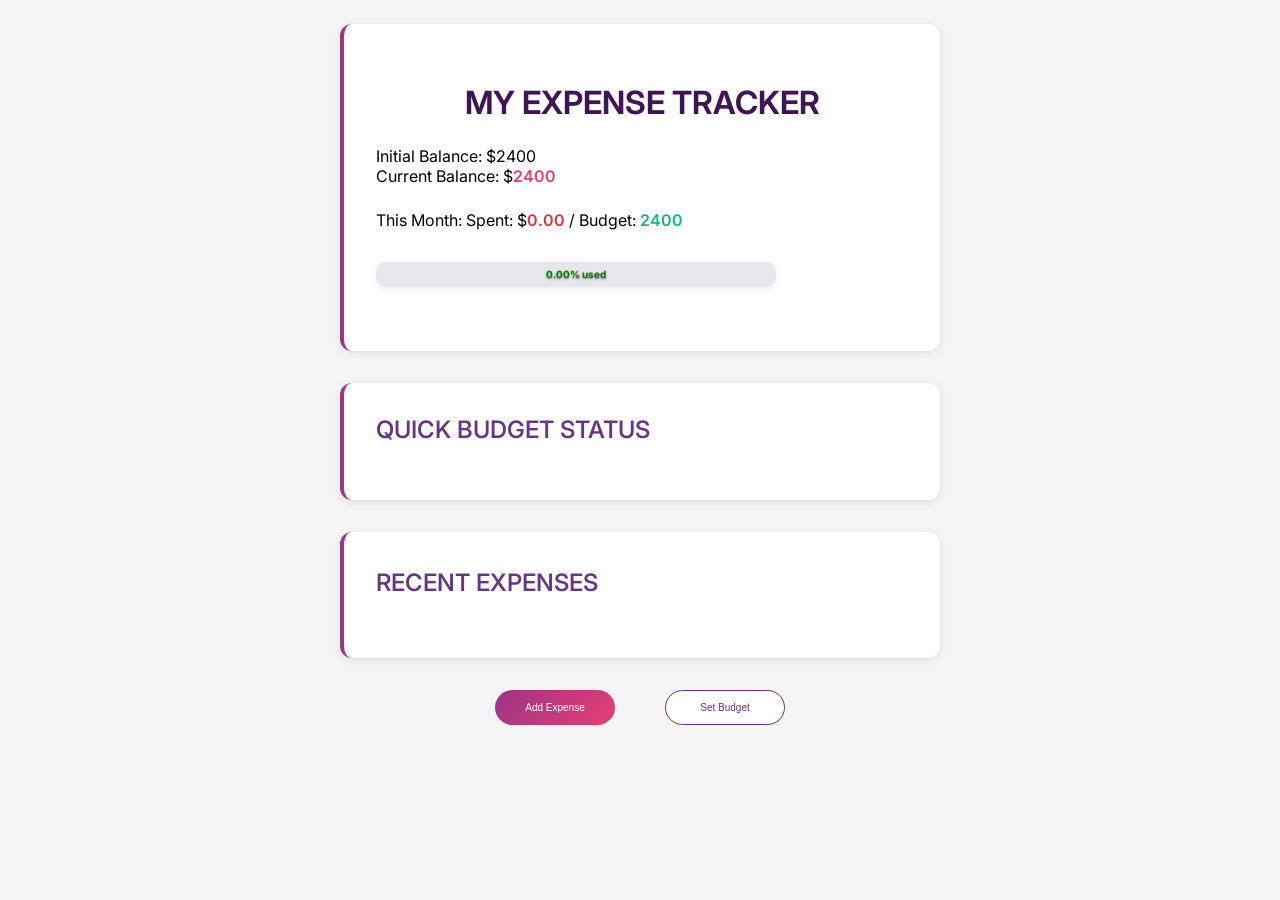
<file: index.html>
<!DOCTYPE html>
<html lang="ja">

<head>
  <meta charset="UTF-8" />
  <meta name="viewport" content="width=device-width, initial-scale=1.0" />
  <title>Expense Tracker Dashboard</title>
  <link rel="stylesheet" href="style.css">
</head>

<body>
  <main id="dashboard">
    <section id="summary">
      <h1 class="header">MY EXPENSE TRACKER</h1>

      <p class="balance">
        Initial Balance: $<span id="initial-balance">0</span><br>
        Current Balance: $<span id="current-balance"></span>
      </p>

      <p class="monthly-spend">

      </p>

      <div class="progress" role="progressbar" aria-valuemin="0" aria-valuemax="100" aria-valuenow="87"
        aria-label="Monthly budget used">
        <div class="progress-bar" id="progress-bar" style="--progress: 87%;">
          <span class="progress-text" id="progress-text">87% used</span>
        </div>
      </div>
    </section>

    <section id="quick-status">
      <h2 class="subheader">QUICK BUDGET STATUS</h2>
      <ul class="category-status-list">
        <li class="category-status-item">
          <span class="icon">🍕</span>
          Food & Dining: <span class="amount" id="food-span" data-cat="food">$180/$200</span>
          <span class="state ok">✅ On track</span>
        </li>
        <li class="category-status-item">
          <span class="icon">🚌</span>
          Transportation: <span class="amount" id="transportation-span" data-cat="transport">$85/$80</span>
          <span class="state over">⚠️ Over budget!</span>
        </li>
        <li class="category-status-item">
          <span class="icon">🎮</span>
          Enterteiment: <span class="amount" id="enterteiment-span" data-cat="enterteiment">$85/$80</span>
          <span class="state over">⚠️ Over budget!</span>
        </li>
        <li class="category-status-item">
          <span class="icon">🚌</span>
          Other: <span class="amount" id="other-span" data-cat="other">$85/$80</span>
          <span class="state over">⚠️ Over budget!</span>
        </li>
      </ul>
    </section>

    <section id="recent-expenses">
      <h2 class="subheader">RECENT EXPENSES</h2>
      <ul class="expense-list">
      </ul>
    </section>

    <nav id="actions">
      <button href="add-expense.html" id="add-expense">Add Expense</button>
      <button href="budget.html" id="set-budget">Set Budget</button>
    </nav>
  </main>
  <script src="javascript/index.js"></script>
</body>

</html>
</file>
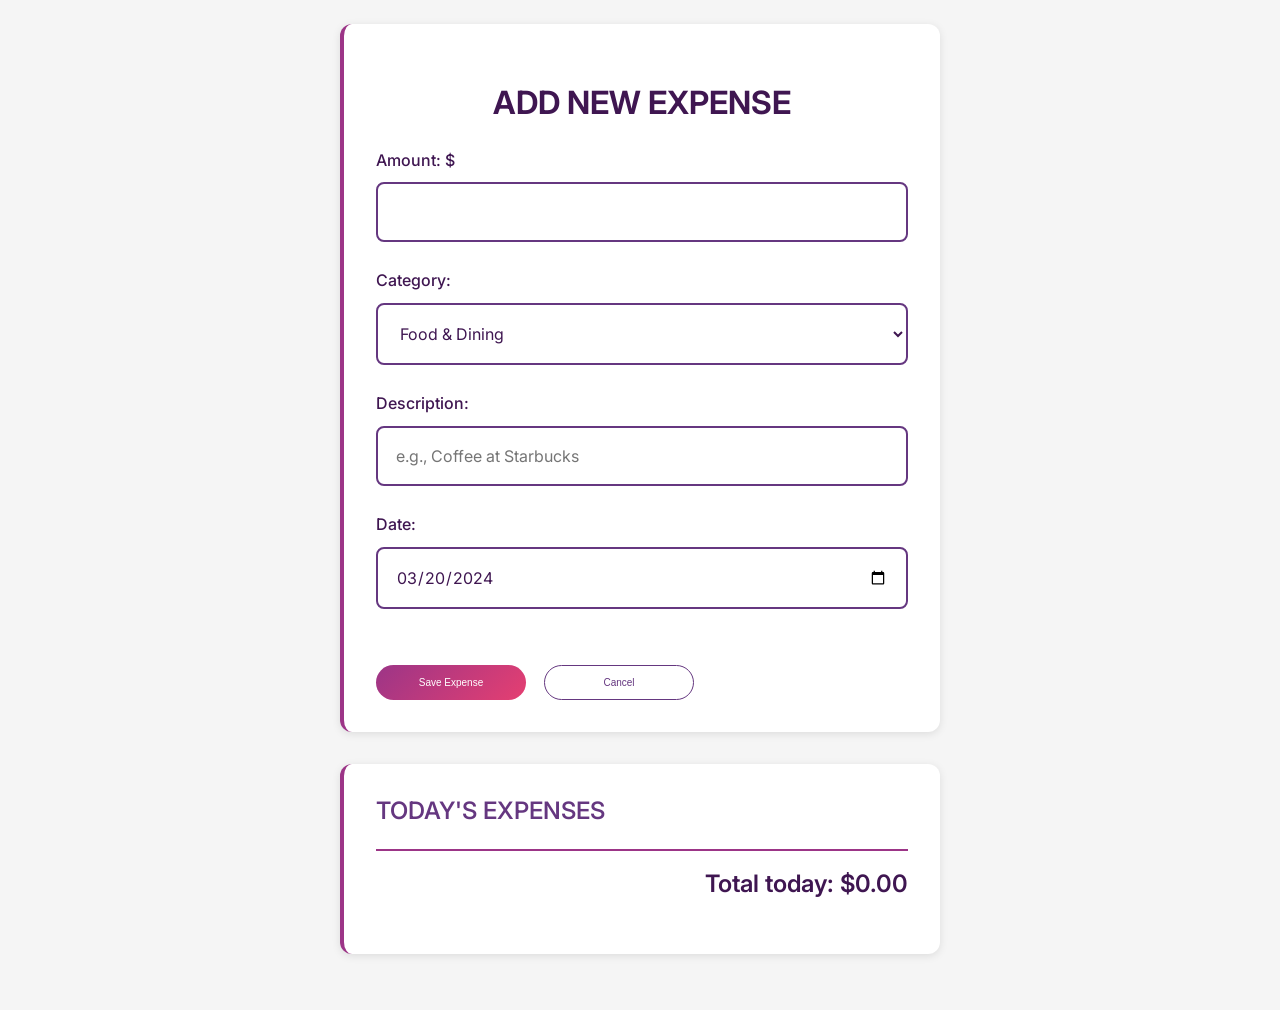
<file: add-expense.html>
<!DOCTYPE html>
<html lang="ja">

<head>
  <meta charset="UTF-8" />
  <meta name="viewport" content="width=device-width, initial-scale=1.0" />
  <title>Add New Expense</title>
  <link rel="stylesheet" href="style.css">
</head>

<body>
  <main id="add-expense-page">
    <section id="expense-form-section">
      <h1 class="header">ADD NEW EXPENSE</h1>

      <form id="expense-form">
         <div class="form-field">
            <label for="amount">Amount: $</label>
            <input type="number" id="amount" name="amount" step="0.01" min="0" required />
          </div>

		<div class="form-field">
			<label for="category">Category:</label>
			<select id="category" name="category" required>
			  <option value="food">Food &amp; Dining</option>
			  <option value="transport">Transportation</option>
			  <option value="entertainment">Entertainment</option>
			  <option value="other">Other</option>
			</select>
		</div>
		
		<div class="form-field">
			<label for="description">Description:</label>
			<input type="text" id="description" name="description" maxlength="120" placeholder="e.g., Coffee at Starbucks" required />
		</div>
		
        <div class="form-field">
            <label for="date">Date:</label>
            <input type="date" id="date" name="date" value="2024-03-20" required />
          </div>

        <div class="actions">
          <button type="button" id="save-expense" onclick="addInformation()">Save Expense</button>
          <button type="button" id="cancel-expense" onclick="cancelarFormulario()">Cancel</button>
        </div>
      </form>
    </section>

    <section id="todays-expenses">
      <h2 class="subheader">TODAY'S EXPENSES</h2>
      <ul class="expense-list">
      </ul>
      <p class="total">Total today: $0.00</p>
      <p class="inpAmount" style="display: none;">0</p>
    </section>
  </main>
  <script src="javascript/expenses.js"></script>
  <script src="https://code.jquery.com/jquery-3.7.1.min.js"
    integrity="sha256-/JqT3SQfawRcv/BIHPThkBvs0OEvtFFmqPF/lYI/Cxo=" crossorigin="anonymous">
    </script>
</body>

</html>
</file>
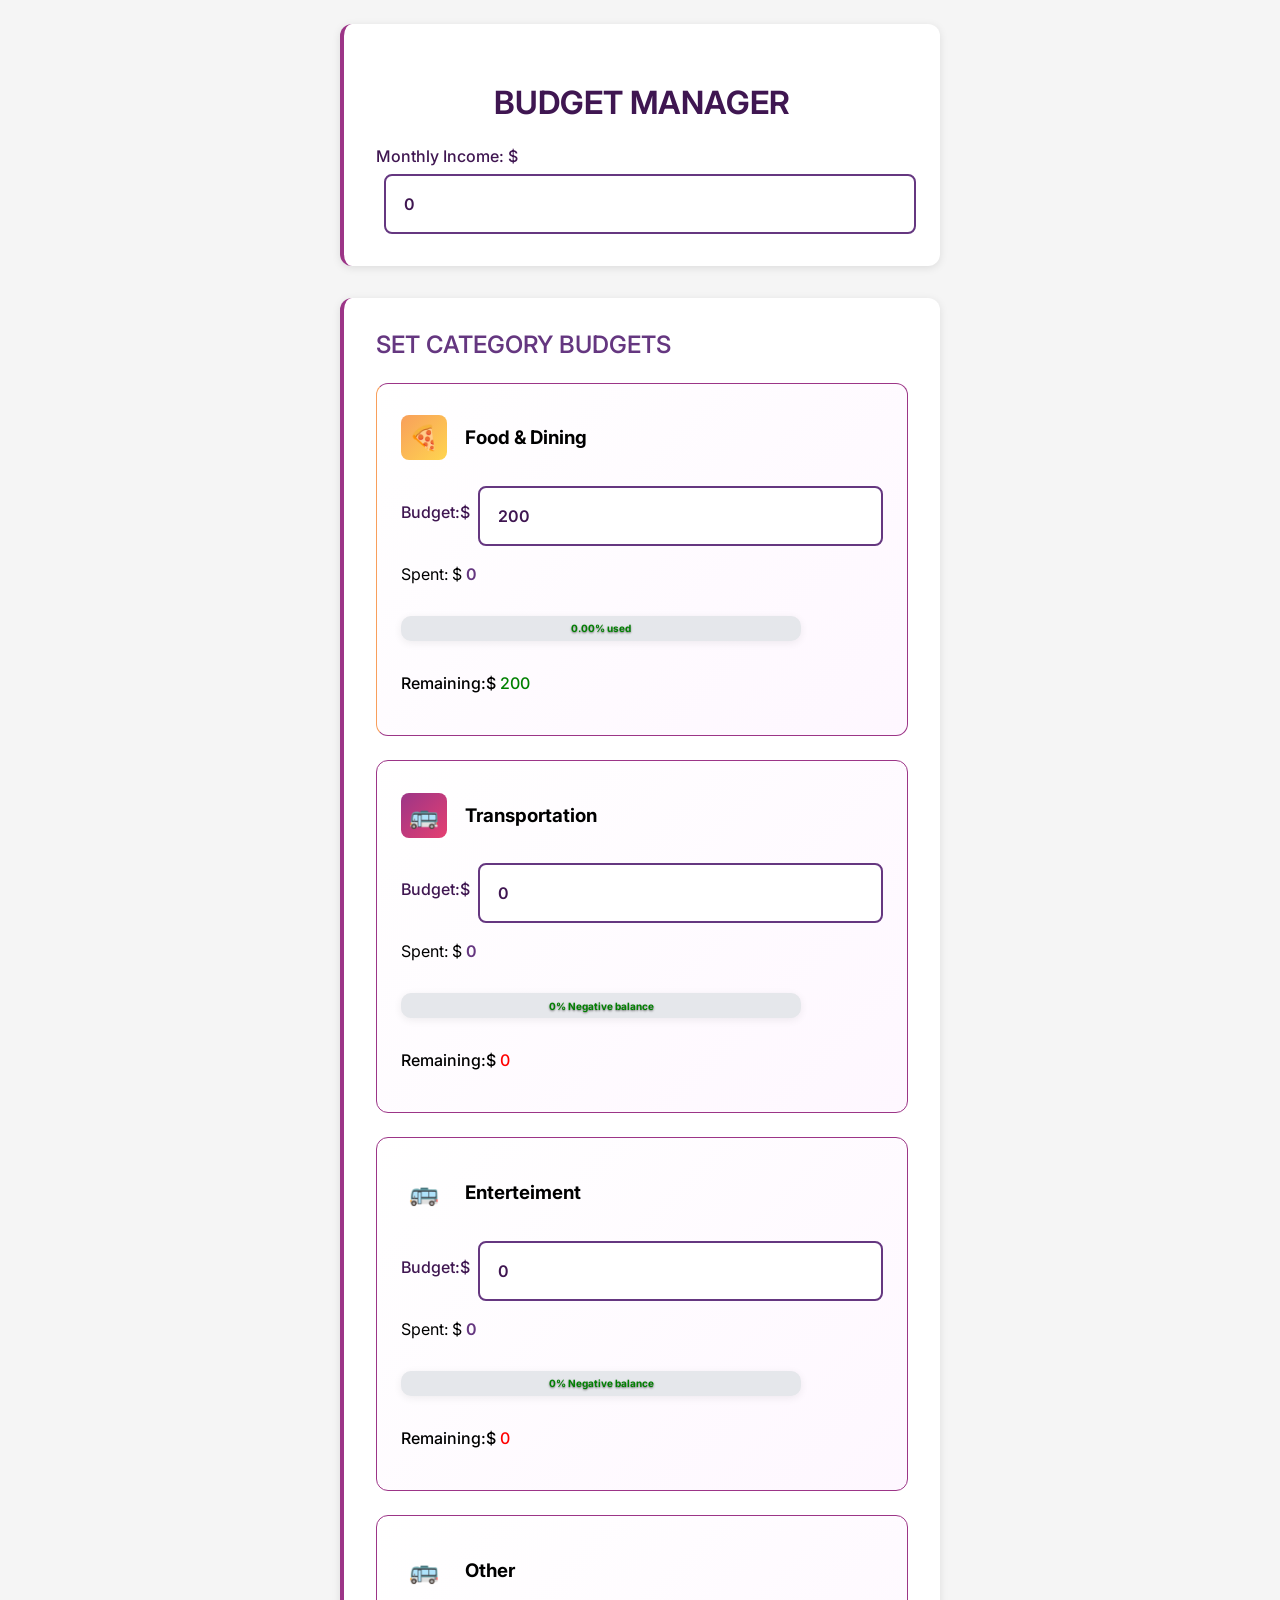
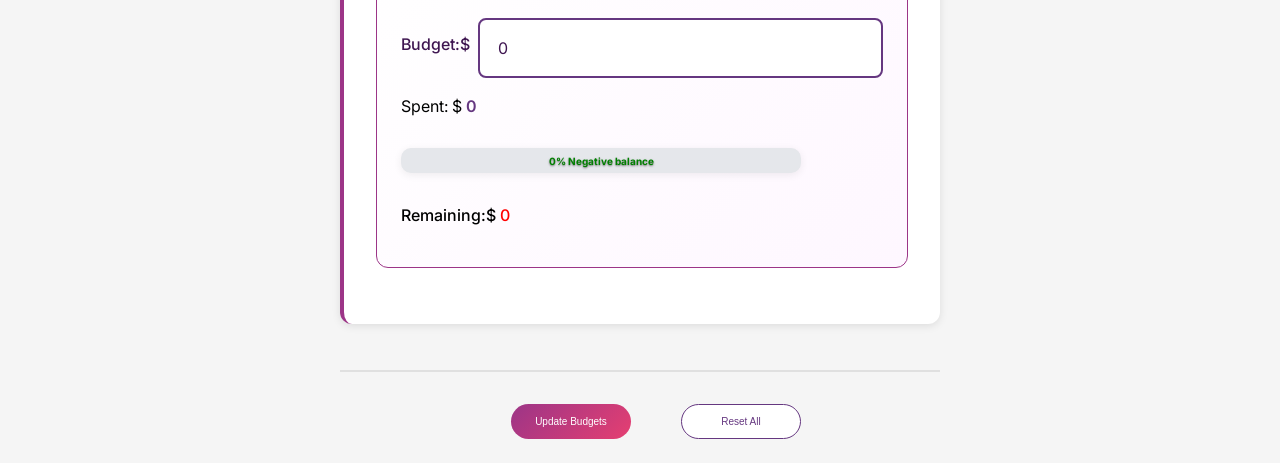
<file: budget.html>
<!DOCTYPE html>
<html lang="ja">

<head>
  <meta charset="UTF-8" />
  <meta name="viewport" content="width=device-width, initial-scale=1.0" />
  <title>Budget Manager</title>
  <link rel="stylesheet" href="style.css">
</head>

<body>
  <main id="dashboard">

    <section id="monthly-income">
      <h1 class="header">BUDGET MANAGER</h1>
      <label for="income">Monthly Income: $</label>
      <input type="number" class="income-area" id="income" name="income" step="0.01" min="0" value="0" />
    </section>

    <section id="category-budgets">
      <h2 class="subheader">SET CATEGORY BUDGETS</h2>

      <article class="category" data-cat="food">
        <header>
          <span class="icon">🍕</span>
          <h3>Food &amp; Dining</h3>
        </header>

        <div class="budget-row">
          <label for="food-input">Budget:$</label>
          <input type="number" id="food-input" class="budget-input" value="200" />
        </div>

        <div class="spent-row">
          Spent: $
          <span class="spent" id="foodSpend"></span>
        </div>

        <div class="progress" role="progressbar" aria-valuemin="0" aria-valuemax="100" aria-valuenow="90">
          <div class="progress-bar" id="progressFoodElement">
            <span id="foodProgress" class="progress-text">90%</span>
          </div>
        </div>
        <p class="remaining">Remaining:$ <span id="foodRemaining">0</span></p>
      </article>

      <article class="category" data-cat="transport">
        <header>
          <span class="icon">🚌</span>
          <h3>Transportation</h3>
        </header>


        <div class="budget-row">
          <label for="transportation-input">Budget:$</label>
          <input type="number" id="transportation-input" class="budget-input" value="0" />
        </div>

        <div class="spent-row">
          Spent: $
          <span id="transportationSpend" class="spent">0</span>
        </div>

        <div class="progress" role="progressbar" aria-valuemin="0" aria-valuemax="100" aria-valuenow="106">
          <div class="progress-bar" id="progressTransportationElement">
            <span id="transportationProcess" class="progress-text">106%</span>
          </div>
        </div>
        <p class="remaining">Remaining:$ <span id="transportationRemaining">0</span></p>
      </article>

      <article class="category" data-cat="entertainment">
        <header>
          <span class="icon">🚌</span>
          <h3>Enterteiment</h3>
        </header>

        <div class="budget-row">
          <label for="enterteiment-input">Budget:$ </label>
          <input type="number" id="enterteiment-input" class="budget-input" value="0" />
        </div>

        <div class="spent-row">
          Spent: $
          <span id="enterteimentSpend" class="spent">0</span>
        </div>

        <div class="progress" role="progressbar" aria-valuemin="0" aria-valuemax="100" aria-valuenow="106">
          <div class="progress-bar" id="progressEnterteimentElement">
            <span id="enterteimentProgress" class="progress-text">106%</span>
          </div>
        </div>
        <p class="remaining">Remaining:$ <span id="enterteimentRemaining">0</span></p>
      </article>

      <article class="category" data-cat="other">
        <header>
          <span class="icon">🚌</span>
          <h3>Other</h3>
        </header>

        <div class="budget-row">
          <label for="other-input">Budget:$ </label>
          <input type="number" id="other-input" class="other-input" value="0" />
        </div>

        <div class="spent-row">
          Spent: $
          <span id="otherSpend" class="spent">0</span>
        </div>

        <div class="progress" role="progressbar" aria-valuemin="0" aria-valuemax="100" aria-valuenow="106">
          <div class="progress-bar" style="--progress: 106%; --color: #9C3587;" id="progressOtherElement">
            <span id="otherProgress" class="progress-text">106%</span>
          </div>
        </div>
        <p class="remaining">Remaining:$ <span id="otherRemaining">0</span></p>
      </article>
    </section>


    <nav id="budget-actions">
      <button id="update-budgets" onclick="budget()">Update Budgets</button>
      <button id="reset-all" type="reset" onclick="reset()">Reset All</button>
    </nav>
  </main>
  <script src="javascript/budget.js"></script>
</body>

</html>
</file>
<file: style.css>
@import url('https://fonts.googleapis.com/css2?family=Inter:ital,opsz,wght@0,14..32,100..900;1,14..32,100..900&display=swap');

:root {
    /* Defining colors */
    --main-darkpurple: #3F1651;
    --submain-purple: #653780;
    --light-purple: #9C3587;
    --bright-pink: #E53F71;
    --desert-yellow: #F89F5B;

    --success-green:rgba(16, 185, 129, 1);
    --danger-red: #dc3545;
    --warning-orange: #fd7e14;
    
    /* Spacings */
    --spacing-xs: 8px;
    --spacing-sm: 18px;
    --spacing-md: 24px;
    --spacing-lg: 32px;
    --spacing-xl: 46px;

    /* Font-sizes */
    --font-sm: 10px;
    --font-base: 16px;
    --font-lg: 24px;
    --font-xl:32px;
} 

body {
    background-color: whitesmoke;
    scroll-behavior: smooth;
    font-family: "Inter", sans-serif;
    margin: 0;
    padding: 0;
    min-height: 100vh;
}

#dashboard, #add-expense-page, #budget-manager {
    max-width: 600px;
    margin: 0 auto;
    padding: var(--spacing-md);
}

section {
    background: white;
    border-radius: 12px;
    padding: var(--spacing-lg);
    margin-bottom: var(--spacing-lg);
    box-shadow: 0 2px 8px rgba(0, 0, 0, 0.1);
    border-left: 4px solid var(--light-purple);
}

.header {
    color: var(--main-darkpurple);   
    font-size: var(--font-xl);
    font-weight: 650;
    margin-bottom: var(--spacing-md);
    text-align: center;
}

.subheader {
    font-size: var(--font-lg);
    color: var(--submain-purple); 
    font-weight: 550; 
    margin-top: 0;
    margin-bottom: var(--spacing-md);
}

#current-balance {
    color: var(--bright-pink);
    font-weight: 600;  
}

.balance, .monthly-spend {
    font-size: var(--font-base);
    margin: var(--spacing-md) 0;
}

#monthly-spent {
    color: var(--danger-red);
    font-weight: 600;
}

#monthly-budget {
    color: var(--success-green);
    font-weight: 600;
}

.quick-status {
    line-height: 1.6;
}

.category-status-list, .expense-list {
    list-style: none;
    padding: 0;
    margin: 0;
}

.category-status-item, .expense-item {
    padding: var(--spacing-sm);
    margin-bottom: var(--spacing-sm);
    background: white;
    border-radius: 8px;
    display: flex;
    align-items: center;
    gap: var(--spacing-sm);
    box-shadow: 0 2px 6px rgba(0,0,0,0.05);
    border-left: 4px solid transparent;
}

.onTrackState {
    color: var(--success-green);
    font-size: var(--font-base);
    font-weight: 500;
}

.overBudgetState {
    color: var(--danger-red);
    font-size: var(--font-base);
    font-weight: 500;
}

.progress-bar {
    width: 100%;
    max-width: 400px;
    height: 25px;
    background-color: #e5e7eb;
    border-radius: 10px;
    overflow: hidden;
    position: relative;
    box-shadow: 0 2px 8px rgba(0,0,0,0.07);
    margin: var(--spacing-lg) 0;
}

.progress-bar::before {
    content: '';
    display: block;
    height: 100%;
    width: var(--progress, 0%);
    background: var(--color, linear-gradient(90deg, var(--success-green) 0%, var(--desert-yellow) 50%, var(--bright-pink) 100%));
    border-radius: 10px 0 0 10px;
    transition: width 0.5s cubic-bezier(.4,0,.2,1);
    position: relative;
    animation: progressLoad 2s ease-out;
}

@keyframes progressLoad {
     from {
        width: 0;
     }
     to {
        width: var(--progress, 0%);
     }
}

.progress-text {
    position: absolute;
    left: 0;
    top: 0;
    width: 100%;
    height: 100%;
    display: flex;
    align-items: center;
    justify-content: center;
    font-weight: bold;
    color: green;
    font-size: var(--font-sm);
    pointer-events: none;
    z-index: 1;
    text-shadow: 0 1px 2px rgba(0,0,0,0.5);
}

#recent-expenses {
    line-height: 1.6;
}

/* MAIN BUTTONS */
button {
    width: 120px;
    height: 35px;
    border: none;
    border-radius: 50px;
    color: white;
    background: linear-gradient(135deg, var(--light-purple), var(--bright-pink));
    font-size: var(--font-sm);
    cursor: pointer;
    font-weight: 500;
    transition: all 0.3s ease;
    margin-left: var(--spacing-lg);
}

/* MAIN BUTTONS */
a {
    width: 120px;
    height: 35px;
    border: none;
    border-radius: 50px;
    color: white;
    background: linear-gradient(135deg, var(--light-purple), var(--bright-pink));
    font-size: var(--font-sm);
    cursor: pointer;
    font-weight: 500;
    transition: all 0.3s ease;
    margin-left: var(--spacing-lg);
}

#add-expense {
    margin: 0;
}

/* Primary button hover effects */
button:hover,
#add-expense:hover, 
#view-all:hover, 
#update-budgets:hover, 
#reports:hover, 
#save-expense:hover {
    transform: translateY(-2px);
    box-shadow: 0 4px 12px rgba(156, 53, 135, 0.3);
}

/* Secondary buttons */
#set-budget, 
#reset-all, 
#cancel-expense {
    color: var(--submain-purple);
    background: white;
    border: 1.5px solid var(--submain-purple);
}

#set-budget:hover, 
#reset-all:hover, 
#cancel-expense:hover {
    background: linear-gradient(135deg, var(--submain-purple), var(--light-purple));
    color: white;
    border: 1.5px solid white;
    transform: translateY(-2px);
}


/* FORMS & INPUTS */
form {
    line-height: 1.8;
    display: flex;
    flex-direction: column;
    gap: var(--spacing-md);
}

input[type="number"], 
input[type="text"], 
input[type="date"], 
select,
.income-area,
.budget-input {
    background-color: #ffffff;
    border-radius: 8px;
    color: var(--main-darkpurple);
    padding: var(--spacing-sm);
    font-size: var(--font-base);
    transition: all 0.3s ease;
    font-family: inherit;
    box-sizing: border-box;
    border: 2px solid var(--submain-purple);
}

.income-area {
    border-color: var(--desert-yellow);
    margin-left: var(--spacing-xs);
    font-weight: 600;
    width: auto;
}

.budget-input {
    border-color: var(--desert-yellow);
    width: 80px;
    font-weight: 600;
}

input[type="number"], 
input[type="text"], 
input[type="date"], 
select {
    width: 100%;
}

input:focus, 
select:focus,
.income-area:focus,
.budget-input:focus {
    outline: none;
    border-color: var(--bright-pink);
    box-shadow: 0 0 0 3px rgba(229, 63, 113, 0.1);
    transform: translateY(-1px);
}


label {
    color: var(--main-darkpurple);
    font-weight: 500;
    margin-bottom: var(--spacing-xs);
    display: block;
    font-size: var(--font-base);
}


/* NAVIGATION & ACTIONS */
#actions, 
#budget-actions,
.actions {
    display: flex;
    gap: var(--spacing-sm);
    margin-top: var(--spacing-lg);
    justify-content: center;
    align-items: center;
    flex-wrap: wrap;
}

#budget-actions {
    padding-top: var(--spacing-lg);
    border-top: 2px solid #e0e0e0;
    margin-top: var(--spacing-xl);
}

.actions {
    justify-content: flex-start;
}

.actions button {
    margin-left: 0;
    flex: 1;
    max-width: 150px;
}


/* EXPENSE ITEMS */
.expense-list .expense-item {
    justify-content: space-between;
    align-items: center;
}

.expense-item .price {
    font-weight: 600;
    color: var(--bright-pink);
    font-size: var(--font-base);
}

.expense-item .title {
    flex: 1;
    margin: 0 var(--spacing-sm);
    color: var(--main-darkpurple);
}

.expense-item .category {
    color: var(--main-darkpurple);
    font-weight: 600;
    padding: 4px 12px;
    border-radius: 16px;
    font-size: 0.8rem;
    background: rgba(156, 53, 135, 0.1);
    border: 1px solid var(--submain-purple);
}

/* CATEGORY COLORS */
.category[data-cat="food"],
.category-status-item[data-cat="food"] {
    border-left-color: var(--desert-yellow);
}

.category[data-cat="transport"],
.category-status-item[data-cat="transport"] {
    border-left-color: var(--light-purple);
}

.category[data-cat="fun"],
.category-status-item[data-cat="fun"] {
    border-left-color: var(--bright-pink);
}

/* Category badges with colored borders instead of backgrounds */
.expense-item .category[data-cat="food"] {
    background: rgba(248, 159, 91, 0.1);
    border-color: var(--desert-yellow);
    color: var(--main-darkpurple);
}

.expense-item .category[data-cat="transport"] {
    background: rgba(156, 53, 135, 0.1);
    border-color: var(--light-purple);
    color: var(--main-darkpurple);
}

.expense-item .category[data-cat="fun"] {
    background: rgba(229, 63, 113, 0.1);
    border-color: var(--bright-pink);
    color: var(--main-darkpurple);
}

.total {
    text-align: right;
    font-weight: 600;
    color: var(--main-darkpurple);
    font-size: var(--font-lg);
    margin-top: var(--spacing-md);
    padding-top: var(--spacing-sm);
    border-top: 2px solid var(--light-purple);
}

/* BUDGET CATEGORIES */
.category {
    background: linear-gradient(135deg, #ffffff, #fef7ff);
    border: 1px solid var(--light-purple);
    border-radius: 12px;
    padding: var(--spacing-md);
    margin-bottom: var(--spacing-md);
    transition: transform 0.2s ease;
}

.category:hover {
    transform: translateY(-2px);
    box-shadow: 0 4px 16px rgba(156, 53, 135, 0.1);
}

.category header {
    display: flex;
    align-items: center;
    gap: var(--spacing-sm);
    margin-bottom: var(--spacing-sm);
}

.category .icon {
    font-size: 24px;
    padding: var(--spacing-xs);
    border-radius: 8px;
    color: white;
}

.category[data-cat="food"] .icon {
    background: linear-gradient(135deg, var(--desert-yellow), #ffd54f);
}

.category[data-cat="transport"] .icon {
    background: linear-gradient(135deg, var(--light-purple), var(--bright-pink));
}

.category[data-cat="fun"] .icon {
    background: linear-gradient(135deg, var(--bright-pink), #ff6b9d);
}

.budget-row {
    display: flex;
    align-items: center;
    gap: var(--spacing-xs);
    margin-bottom: var(--spacing-sm);
}

.spent-row {
    margin: var(--spacing-sm) 0 var(--spacing-md);
}

.spent {
    color: var(--submain-purple);
    font-weight: 600;
    font-size: var(--font-base);
}

.remaining {
    color: black;
    font-weight: 500;
    margin: var(--spacing-sm) 0;
}

.over {
    color: var(--danger-red);
    font-weight: 600;
    margin: var(--spacing-sm) 0;
}

/* RESPONSIVE DESIGN */
@media (max-width: 768px) {
    #dashboard, #add-expense-page, #budget-manager {
        padding: var(--spacing-sm);
        margin: 0 var(--spacing-xs);
    }
    
    .header {
        font-size: var(--font-lg);
    }
    
    .expense-item {
        flex-direction: column;
        align-items: flex-start;
        gap: var(--spacing-xs);
    }
    
    .category-status-item {
        flex-direction: column;
        text-align: center;
        align-items: center;
    }
    
    #actions, #budget-actions, .actions {
        flex-direction: column;
        align-items: center;
        gap: var(--spacing-sm);
    }
    
    button {
        width: 100%;
        max-width: 200px;
        margin-left: 0;
    }
    
    .progress-bar {
        height: 20px;
        max-width: 100%;
    }
    
    .budget-row {
        flex-direction: column;
        align-items: flex-start;
    }
    
    .budget-input {
        width: 100px;
    }
    
    form {
        gap: var(--spacing-sm);
    }
    
    section {
        padding: var(--spacing-md);
    }
}

@media (max-width: 480px) {
    :root {
        --font-xl: 24px;
        --font-lg: 18px;
        --font-base: 14px;
        --spacing-lg: 20px;
        --spacing-md: 16px;
    }
    
    .category {
        padding: var(--spacing-sm);
    }
    
    .category-status-item, .expense-item {
        padding: var(--spacing-xs);
    }
    
    .progress-text {
        font-size: 10px;
    }
    
    .income-area {
        width: 120px;
        margin-left: 0;
        margin-top: var(--spacing-xs);
    }
    
    #monthly-income label {
        display: block;
        text-align: center;
    }
}
</file>
